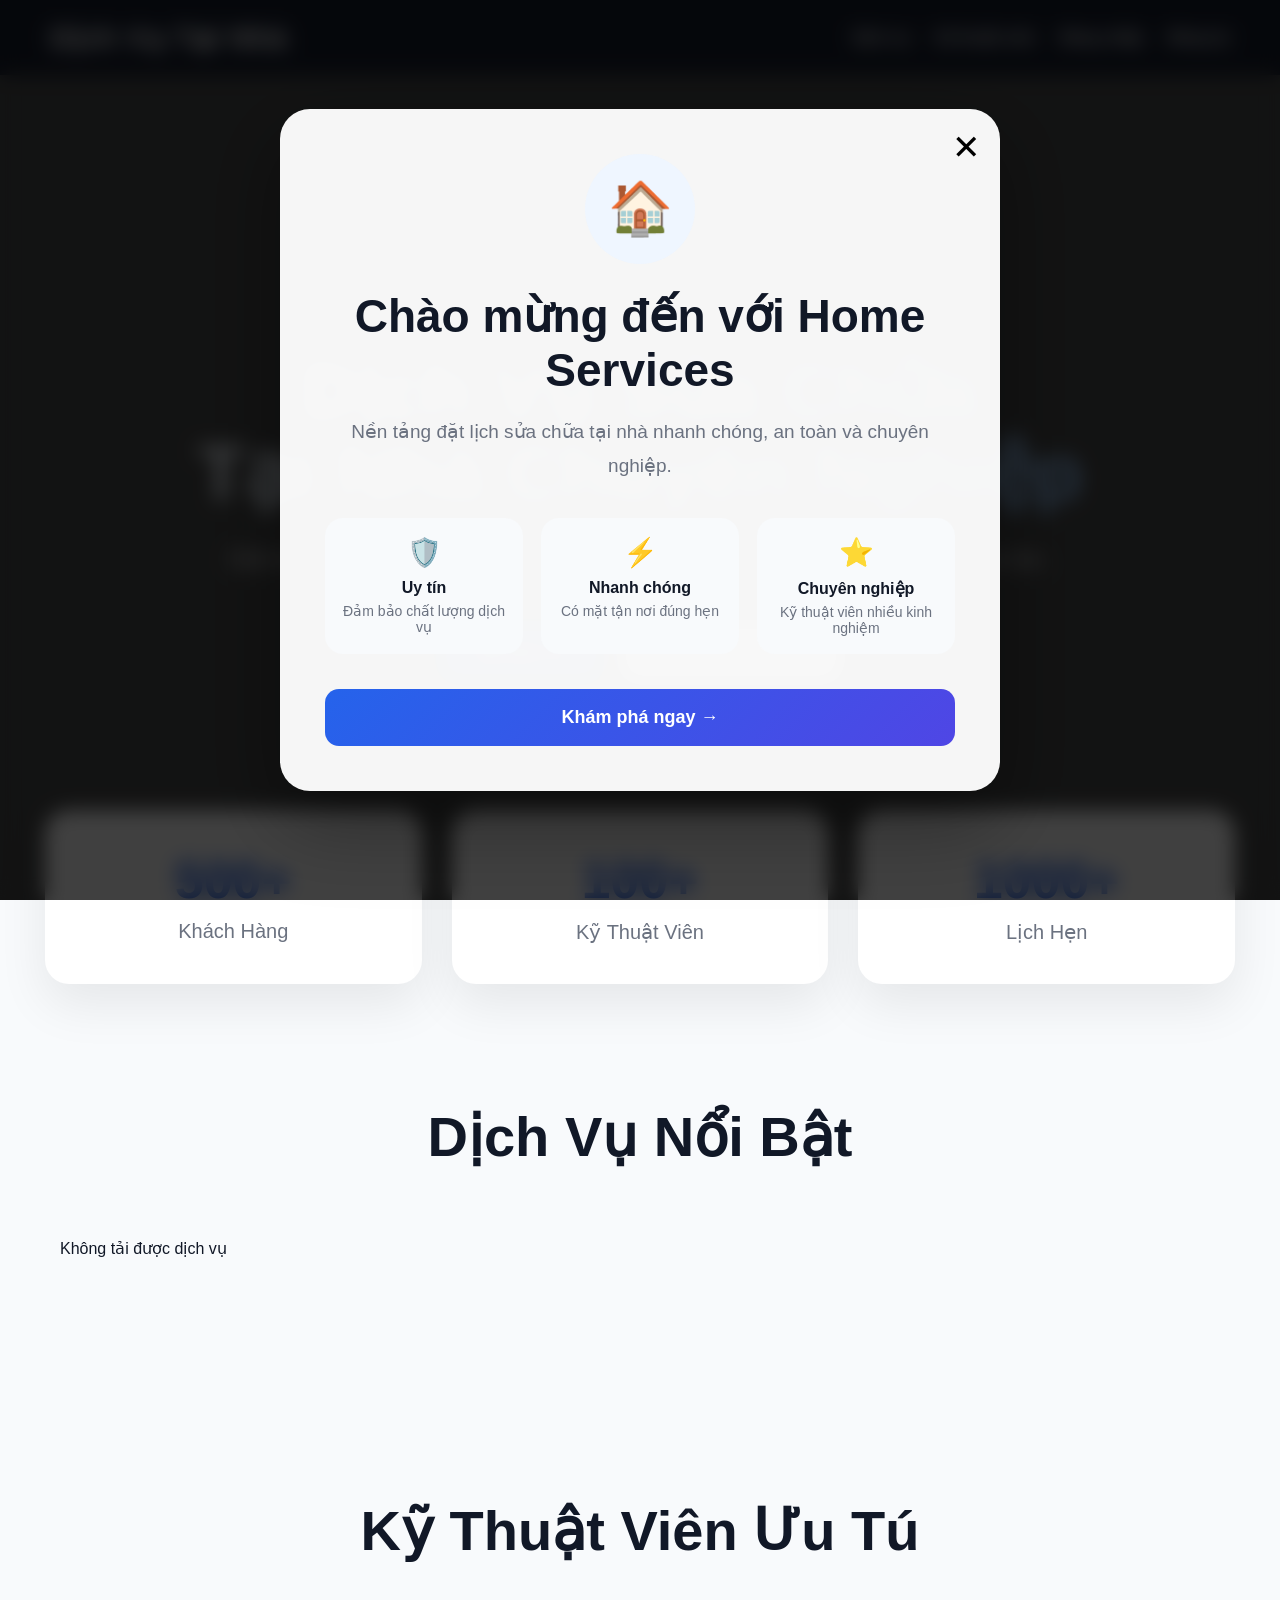
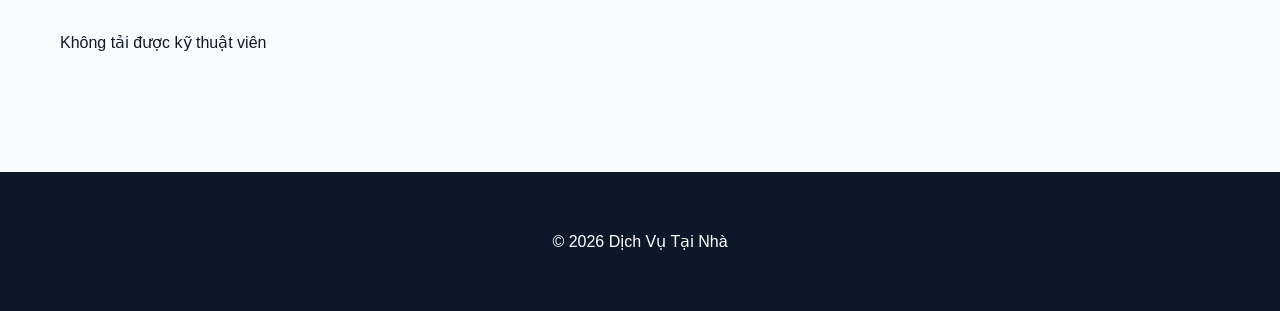
<file: index.html>
<!doctype html>
<html lang="vi">
  <head>
    <meta charset="UTF-8" />

    <meta name="viewport" content="width=device-width, initial-scale=1.0" />

    <title>Home Services</title>

    <link rel="stylesheet" href="./css/toast.css" />
    <link rel="stylesheet" href="./css/header.css" />
    <link rel="stylesheet" href="./css/home.css" />
  </head>

  <body>
    <!-- HEADER -->
    <div id="headerContainer"></div>

    <!-- POPUP CHÀO MỪNG -->

    <div class="welcome-modal" id="welcomeModal">
      <div class="welcome-modal-content">
        <button class="close-modal" id="closeModal">✕</button>

        <div class="modal-icon">🏠</div>

        <h2>Chào mừng đến với Home Services</h2>

        <p class="modal-desc">
          Nền tảng đặt lịch sửa chữa tại nhà nhanh chóng, an toàn và chuyên
          nghiệp.
        </p>

        <div class="modal-features">
          <div class="feature-item">
            <span>🛡️</span>

            <div>
              <h4>Uy tín</h4>

              <p>Đảm bảo chất lượng dịch vụ</p>
            </div>
          </div>

          <div class="feature-item">
            <span>⚡</span>

            <div>
              <h4>Nhanh chóng</h4>

              <p>Có mặt tận nơi đúng hẹn</p>
            </div>
          </div>

          <div class="feature-item">
            <span>⭐</span>

            <div>
              <h4>Chuyên nghiệp</h4>

              <p>Kỹ thuật viên nhiều kinh nghiệm</p>
            </div>
          </div>
        </div>

        <button class="explore-btn" id="exploreBtn">Khám phá ngay →</button>
      </div>
    </div>

    <!-- HERO -->

    <section class="hero">
      <div class="hero-content">
        <span class="hero-tag"> DỊCH VỤ TẠI NHÀ </span>

        <h1>
          Dịch Vụ Sửa Chữa
          <br />
          Tại Nhà Chuyên Nghiệp
        </h1>

        <p>
          Đặt lịch nhanh chóng, kỹ thuật viên uy tín, hỗ trợ tận nơi chỉ với vài
          thao tác.
        </p>

        <div class="hero-buttons">
          <a href="#services" class="btn-primary"> Đặt Dịch Vụ </a>

          <a href="#technicians" class="btn-secondary"> Xem Kỹ Thuật Viên </a>
        </div>
      </div>
    </section>

    <!-- STATS -->

    <section class="stats">
      <div class="stat-box">
        <h3>500+</h3>

        <p>Khách Hàng</p>
      </div>

      <div class="stat-box">
        <h3>100+</h3>

        <p>Kỹ Thuật Viên</p>
      </div>

      <div class="stat-box">
        <h3>1000+</h3>

        <p>Lịch Hẹn</p>
      </div>
    </section>

    <!-- SERVICES -->

    <section class="services" id="services">
      <h2>Dịch Vụ Nổi Bật</h2>

      <div class="service-list"></div>
    </section>

    <!-- TECHNICIANS -->

    <section class="technicians" id="technicians">
      <h2>Kỹ Thuật Viên Ưu Tú</h2>

      <div class="technician-list"></div>
    </section>

    <!-- FOOTER -->

    <footer>
      <p>© 2026 Dịch Vụ Tại Nhà</p>
    </footer>

    <!-- HEADER COMPONENT -->

    <script type="module">
      fetch("./components/header.html")
        .then((res) => res.text())

        .then((data) => {
          document.querySelector("#headerContainer").innerHTML = data;

          import("./js/components/header.js");
        });
    </script>

    <!-- MAIN JS -->

    <script type="module" src="./js/pages/home.js"></script>
  </body>
</html>
</file>
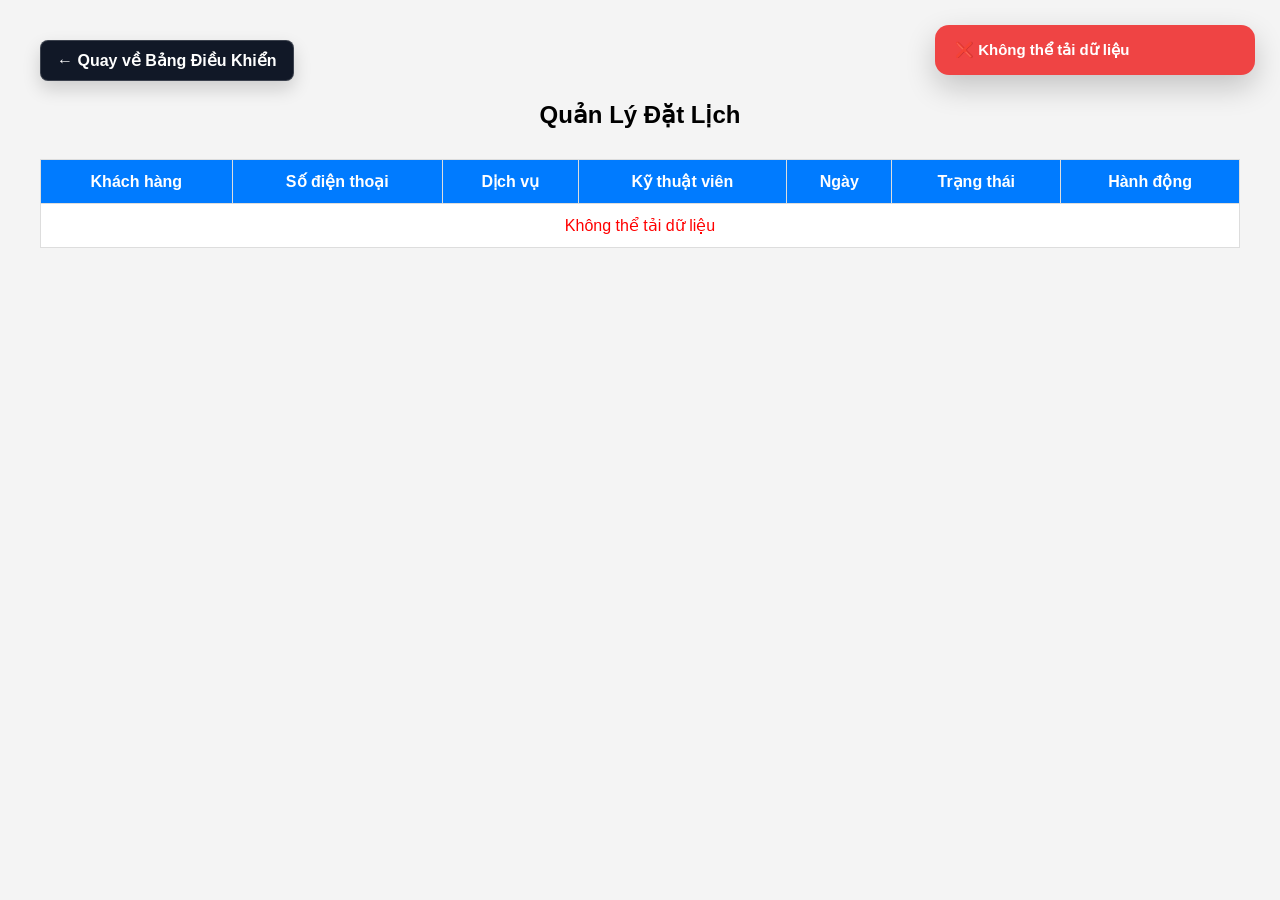
<file: admin/bookings.html>
<!doctype html>
<html lang="vi">
  <head>
    <meta charset="UTF-8" />

    <meta name="viewport" content="width=device-width, initial-scale=1.0" />

    <title>Quản Lý Booking</title>
    <link rel="stylesheet" href="../css/toast.css" />
    <link rel="stylesheet" href="../css/admin-bookings.css" />
  </head>

  <body>
    <section class="admin-bookings">
      <a class="back-btn" href="./dashboard.html">← Quay về Bảng Điều Khiển</a>
      <h1>Quản Lý Đặt Lịch</h1>

      <table>
        <thead>
          <tr>
            <th>Khách hàng</th>

            <th>Số điện thoại</th>

            <th>Dịch vụ</th>

            <th>Kỹ thuật viên</th>

            <th>Ngày</th>

            <th>Trạng thái</th>

            <th>Hành động</th>
          </tr>
        </thead>

        <tbody id="bookingTableBody"></tbody>
      </table>
    </section>

    <script type="module" src="../js/pages/admin-bookings.js"></script>
  </body>
</html>
</file>
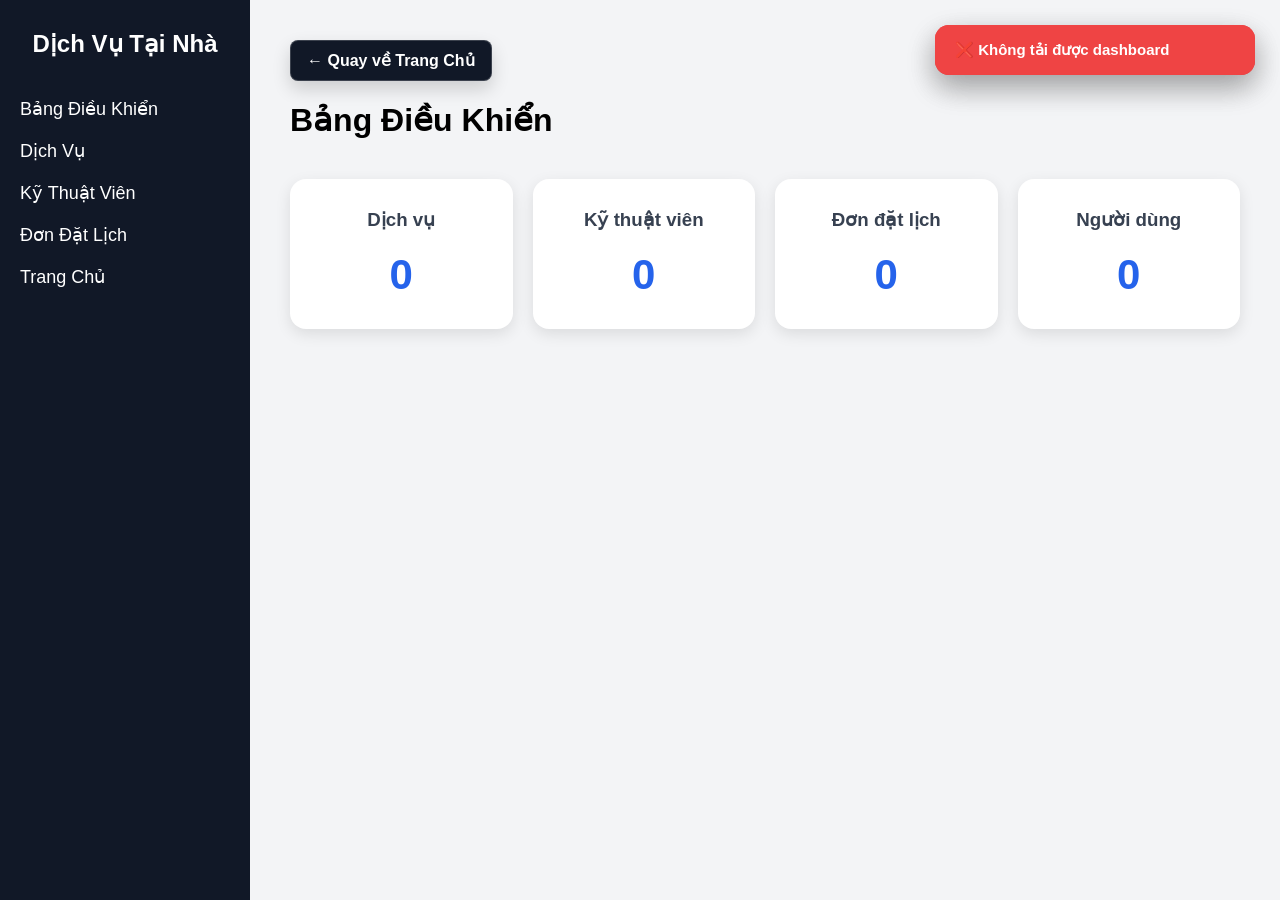
<file: admin/dashboard.html>
<!doctype html>
<html lang="vi">
  <head>
    <meta charset="UTF-8" />

    <meta name="viewport" content="width=device-width, initial-scale=1.0" />
    <link rel="stylesheet" href="../css/toast.css" />
    <title>Admin Dashboard</title>

    <link rel="stylesheet" href="../css/admin.css" />
  </head>

  <body>
    <!-- SIDEBAR -->

    <aside class="sidebar">
      <h2 class="logo">Dịch Vụ Tại Nhà</h2>

      <ul class="menu">
        <li>
          <a href="./dashboard.html"> Bảng Điều Khiển</a>
        </li>

        <li>
          <a href="./services.html"> Dịch Vụ </a>
        </li>

        <li>
          <a href="./technicians.html"> Kỹ Thuật Viên </a>
        </li>

        <li>
          <a href="./bookings.html"> Đơn Đặt Lịch </a>
        </li>

        <li>
          <a href="../index.html"> Trang Chủ </a>
        </li>
      </ul>
    </aside>

    <!-- MAIN -->

    <main class="main-content">
      <a class="back-btn" href="../index.html">← Quay về Trang Chủ</a>
      <h1>Bảng Điều Khiển</h1>

      <div class="dashboard-cards">
        <!-- SERVICES -->

        <div class="card">
          <h3>Dịch vụ</h3>

          <p id="totalServices">0</p>
        </div>

        <!-- TECHNICIANS -->

        <div class="card">
          <h3>Kỹ thuật viên</h3>

          <p id="totalTechnicians">0</p>
        </div>

        <!-- BOOKINGS -->

        <div class="card">
          <h3>Đơn đặt lịch</h3>

          <p id="totalBookings">0</p>
        </div>

        <!-- USERS -->

        <div class="card">
          <h3>Người dùng</h3>

          <p id="totalUsers">0</p>
        </div>
      </div>
    </main>

    <script type="module" src="../js/pages/admin.js"></script>
  </body>
</html>
</file>
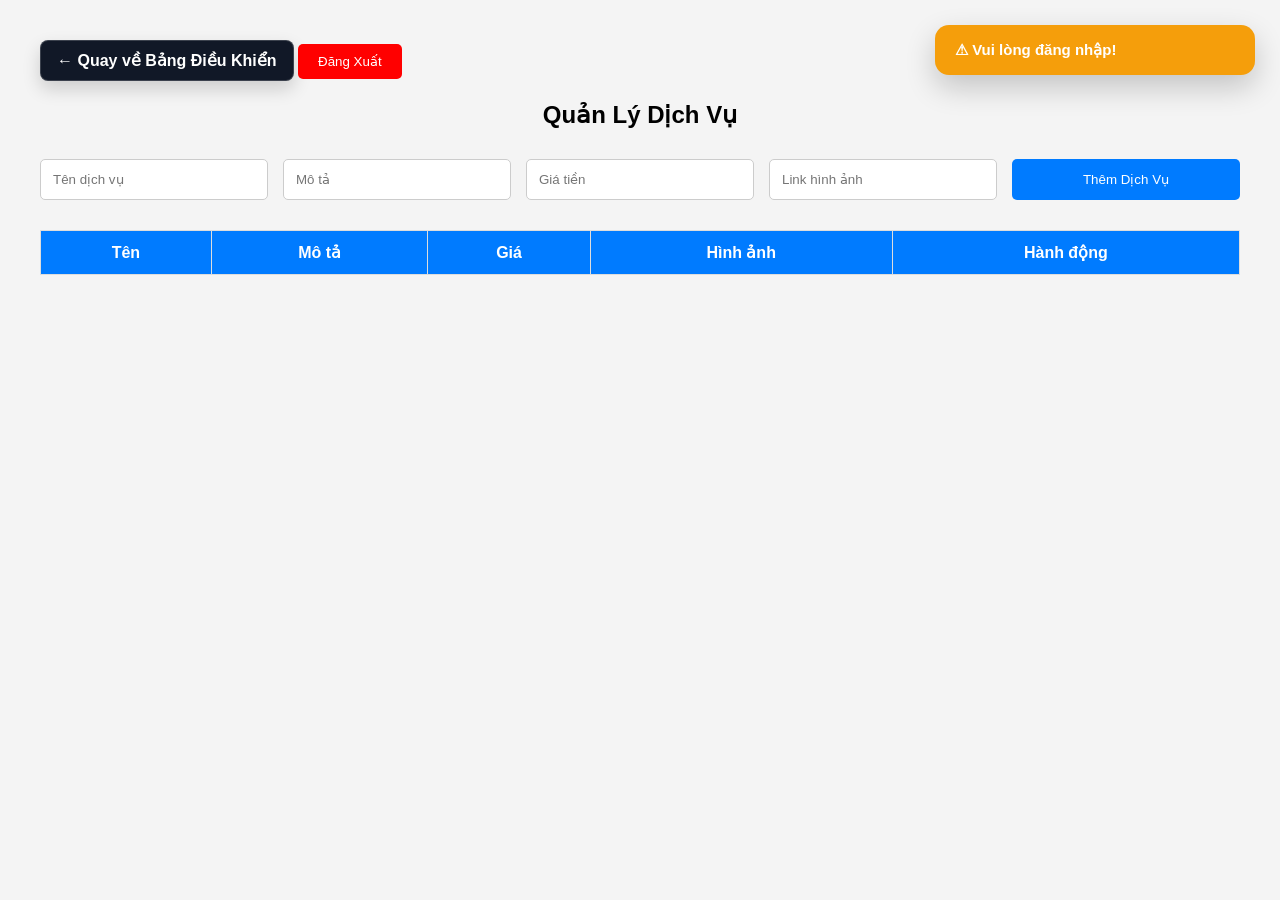
<file: admin/services.html>
<!doctype html>
<html lang="vi">
  <head>
    <meta charset="UTF-8" />

    <meta name="viewport" content="width=device-width, initial-scale=1.0" />

    <title>Quản Lý Dịch Vụ</title>

    <link rel="stylesheet" href="../css/admin-services.css" />
    <link rel="stylesheet" href="../css/toast.css" />
  </head>

  <body>
    <section class="admin-services">
      <a class="back-btn" href="./dashboard.html">← Quay về Bảng Điều Khiển</a>
      <button id="logoutBtn">Đăng Xuất</button>

      <h1>Quản Lý Dịch Vụ</h1>

      <form id="serviceForm">
        <input type="text" id="name" placeholder="Tên dịch vụ" required />

        <input type="text" id="description" placeholder="Mô tả" required />

        <input type="number" id="price" placeholder="Giá tiền" required />

        <input type="text" id="image" placeholder="Link hình ảnh" required />

        <button type="submit" id="submitBtn">Thêm Dịch Vụ</button>
      </form>

      <table>
        <thead>
          <tr>
            <th>Tên</th>

            <th>Mô tả</th>

            <th>Giá</th>

            <th>Hình ảnh</th>

            <th>Hành động</th>
          </tr>
        </thead>

        <tbody id="serviceTableBody"></tbody>
      </table>
    </section>

    <script type="module" src="../js/pages/admin-services.js"></script>
  </body>
</html>
</file>
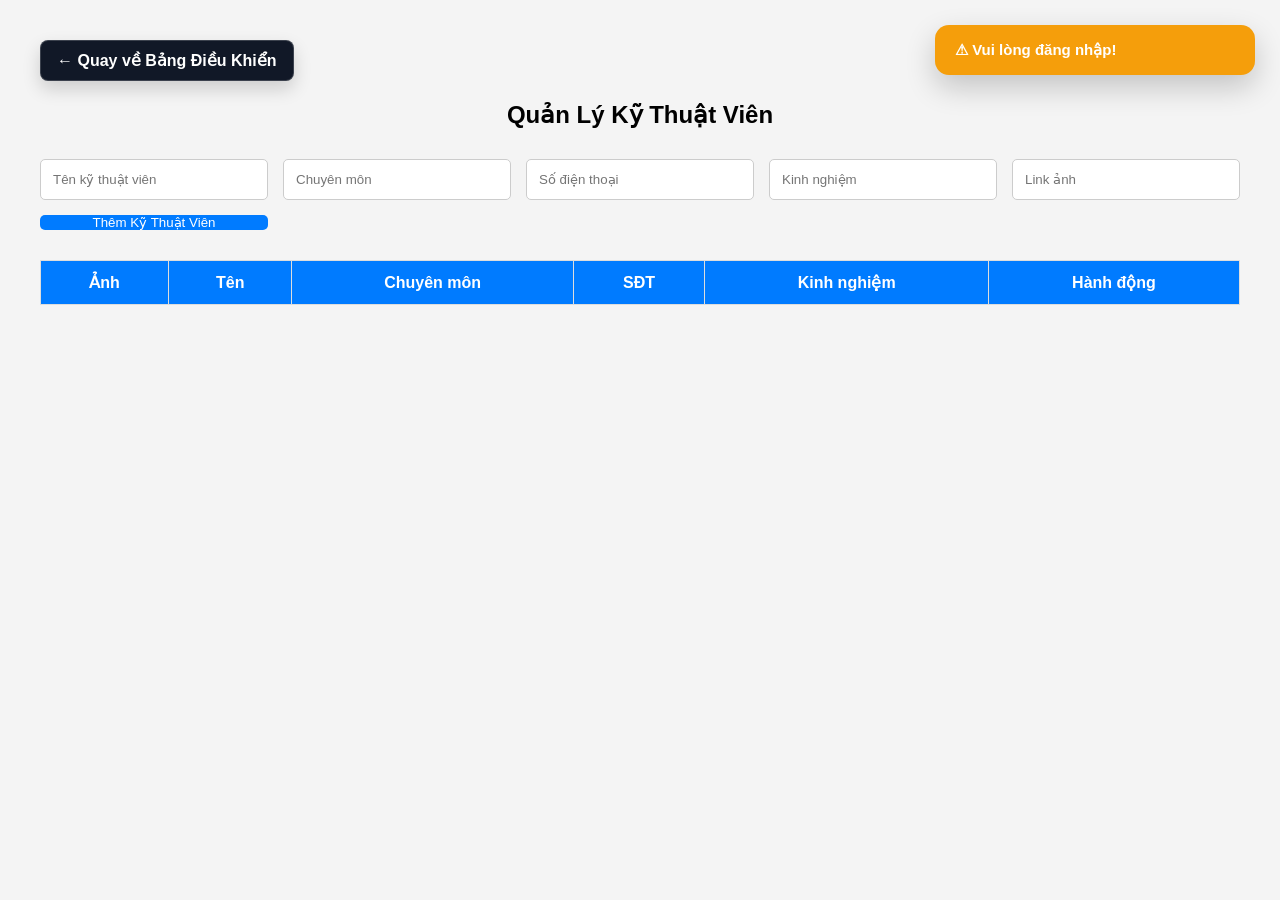
<file: admin/technicians.html>
<!doctype html>
<html lang="vi">
  <head>
    <meta charset="UTF-8" />

    <meta name="viewport" content="width=device-width, initial-scale=1.0" />

    <title>Quản Lý Kỹ Thuật Viên</title>

    <link rel="stylesheet" href="../css/admin-technicians.css" />
    <link rel="stylesheet" href="../css/toast.css" />
  </head>

  <body>
    <section class="admin-technicians">
      <a class="back-btn" href="./dashboard.html">← Quay về Bảng Điều Khiển</a>
      <h1>Quản Lý Kỹ Thuật Viên</h1>

      <form id="technicianForm">
        <input type="text" id="name" placeholder="Tên kỹ thuật viên" required />

        <input type="text" id="specialty" placeholder="Chuyên môn" required />

        <input type="text" id="phone" placeholder="Số điện thoại" required />

        <input
          type="number"
          id="experience"
          placeholder="Kinh nghiệm"
          required
        />

        <input type="text" id="avatar" placeholder="Link ảnh" required />

        <button type="submit">Thêm Kỹ Thuật Viên</button>
      </form>

      <table>
        <thead>
          <tr>
            <th>Ảnh</th>

            <th>Tên</th>

            <th>Chuyên môn</th>

            <th>SĐT</th>

            <th>Kinh nghiệm</th>

            <th>Hành động</th>
          </tr>
        </thead>

        <tbody id="technicianTableBody"></tbody>
      </table>
    </section>

    <script type="module" src="../js/pages/admin-technicians.js"></script>
  </body>
</html>
</file>
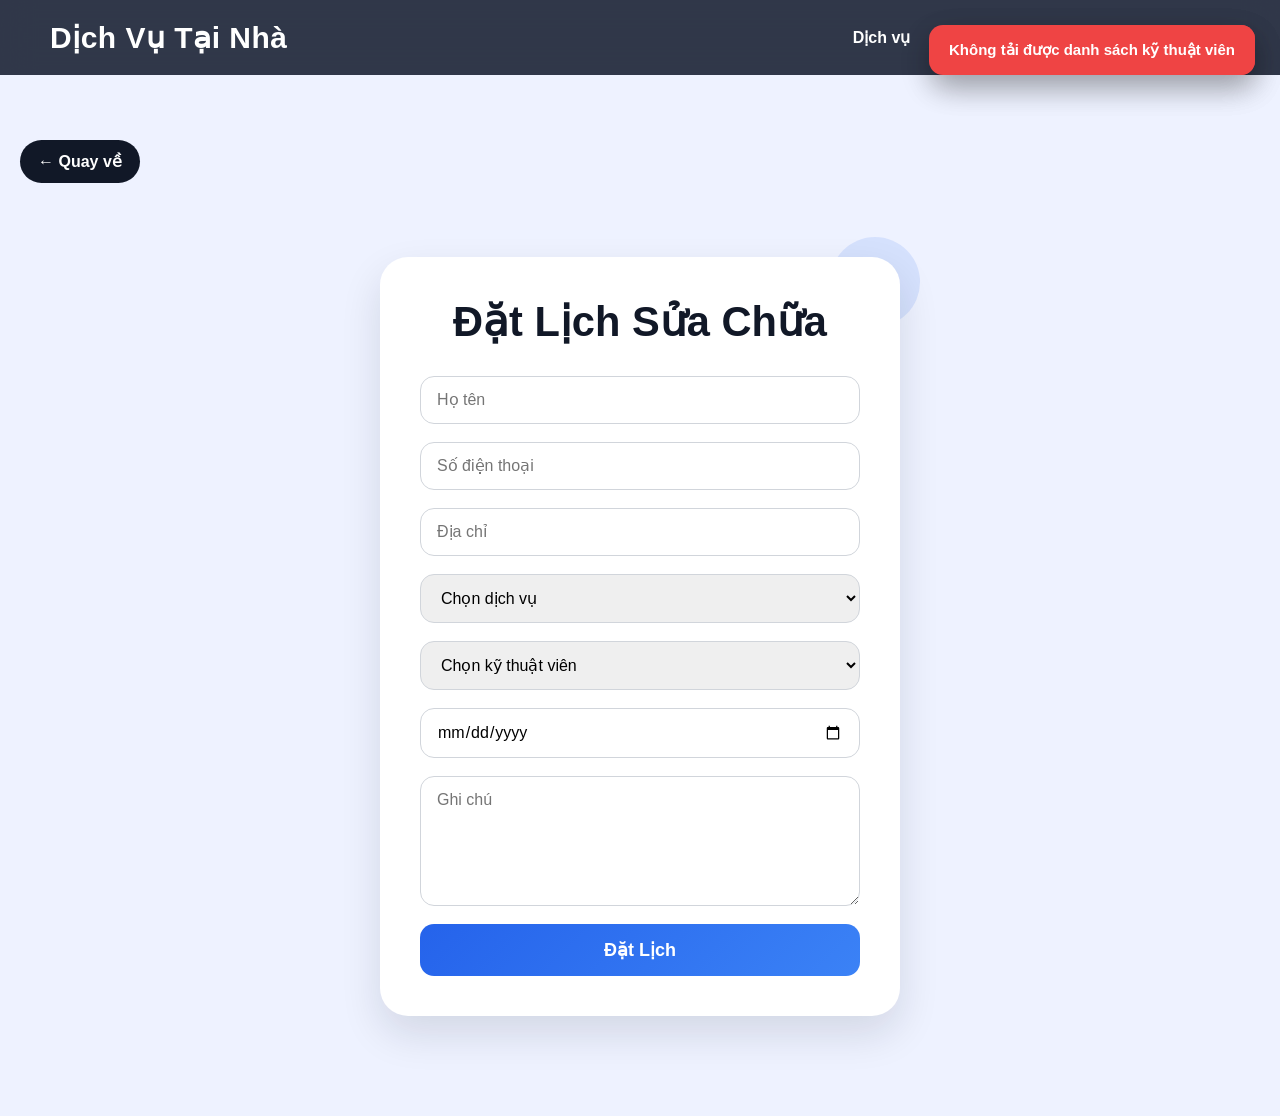
<file: pages/booking.html>
<!doctype html>
<html lang="vi">
  <head>
    <meta charset="UTF-8" />
    <meta name="viewport" content="width=device-width, initial-scale=1.0" />

    <title>Đặt Lịch</title>
    <link rel="stylesheet" href="../css/toast.css" />
    <link rel="stylesheet" href="../css/booking.css" />
    <link rel="stylesheet" href="../css/header.css" />
  </head>

  <body>
    <div id="headerContainer"></div>

    <a class="back-btn" href="../index.html"> ← Quay về </a>

    <div class="booking-container">
      <h1>Đặt Lịch Sửa Chữa</h1>

      <form id="bookingForm" class="booking-form">
        <input type="text" id="name" placeholder="Họ tên" required />

        <input type="text" id="phone" placeholder="Số điện thoại" required />

        <input type="text" id="address" placeholder="Địa chỉ" required />

        <select id="service" required>
          <option value="">Chọn dịch vụ</option>
        </select>

        <select id="technician" required>
          <option value="">Chọn kỹ thuật viên</option>
        </select>

        <input type="date" id="date" required />

        <textarea id="note" placeholder="Ghi chú"></textarea>

        <button type="submit">Đặt Lịch</button>
      </form>
    </div>

    <script type="module" src="../js/pages/booking.js"></script>

    <script type="module">
      fetch("../components/header.html")
        .then((res) => res.text())
        .then((data) => {
          document.querySelector("#headerContainer").innerHTML = data;
          import("../js/components/header.js");
        });
    </script>
  </body>
</html>
</file>
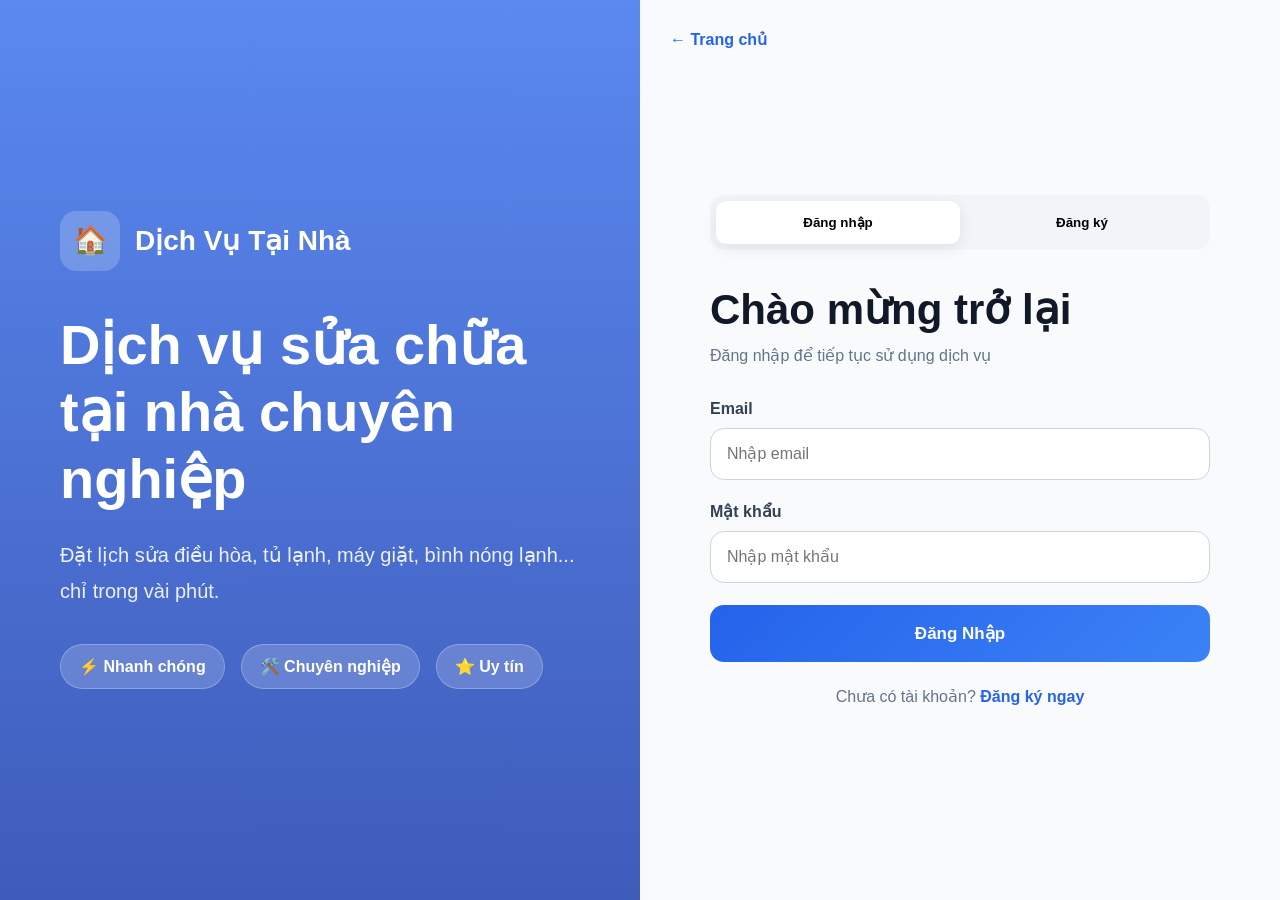
<file: pages/login.html>
<!doctype html>
<html lang="vi">
  <head>
    <meta charset="UTF-8" />

    <meta name="viewport" content="width=device-width, initial-scale=1.0" />

    <title>Đăng Nhập</title>

    <link rel="stylesheet" href="../css/toast.css" />

    <link rel="stylesheet" href="../css/login.css" />
  </head>

  <body>
    <div class="auth-container">
      <!-- LEFT -->
      <div class="auth-left">
        <div class="overlay"></div>

        <div class="auth-content">
          <div class="logo-box">
            <div class="logo-icon">🏠</div>

            <h2>Dịch Vụ Tại Nhà</h2>
          </div>

          <h1>
            Dịch vụ sửa chữa
            <br />
            tại nhà chuyên nghiệp
          </h1>

          <p>
            Đặt lịch sửa điều hòa, tủ lạnh, máy giặt, bình nóng lạnh... chỉ
            trong vài phút.
          </p>

          <div class="feature-list">
            <span> ⚡ Nhanh chóng </span>

            <span> 🛠️ Chuyên nghiệp </span>

            <span> ⭐ Uy tín </span>
          </div>
        </div>
      </div>

      <!-- RIGHT -->
      <div class="auth-right">
        <a class="back-btn" href="../index.html"> ← Trang chủ </a>

        <div class="auth-card">
          <div class="tabs">
            <button class="active">Đăng nhập</button>

            <button onclick="window.location.href = './register.html'">
              Đăng ký
            </button>
          </div>

          <h1>Chào mừng trở lại</h1>

          <p class="subtitle">Đăng nhập để tiếp tục sử dụng dịch vụ</p>

          <form id="loginForm">
            <div class="input-group">
              <label>Email</label>

              <input
                type="email"
                id="email"
                placeholder="Nhập email"
                required
              />
            </div>

            <div class="input-group">
              <label>Mật khẩu</label>

              <input
                type="password"
                id="password"
                placeholder="Nhập mật khẩu"
                required
              />
            </div>

            <button class="login-btn" type="submit">Đăng Nhập</button>
          </form>

          <p class="bottom-text">
            Chưa có tài khoản?

            <a href="./register.html"> Đăng ký ngay </a>
          </p>
        </div>
      </div>
    </div>

    <script type="module" src="../js/pages/login.js"></script>
  </body>
</html>
</file>
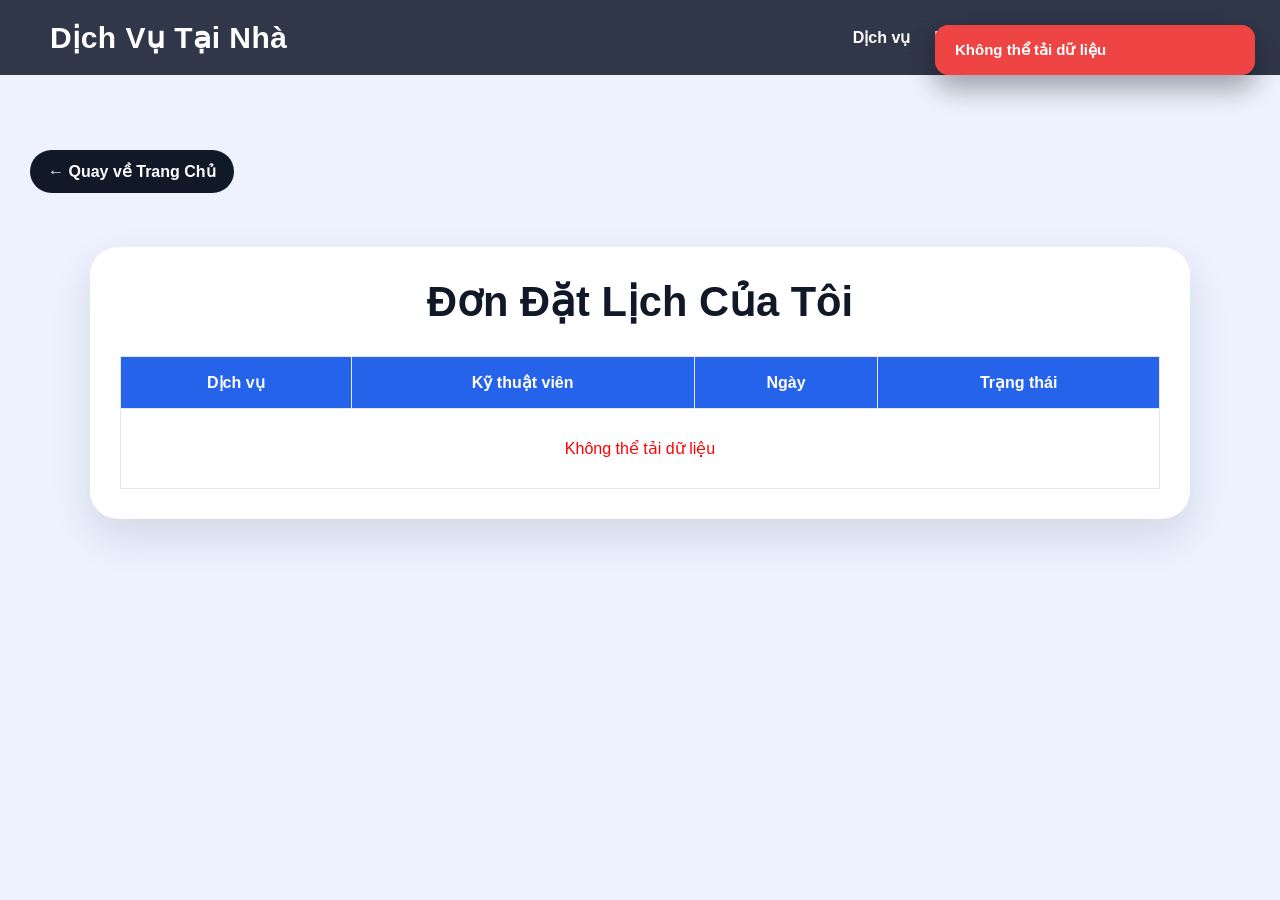
<file: pages/my-bookings.html>
<!doctype html>
<html lang="vi">
  <head>
    <meta charset="UTF-8" />
    <meta name="viewport" content="width=device-width, initial-scale=1.0" />

    <title>Đơn Đặt Lịch Của Tôi</title>

    <link rel="stylesheet" href="../css/style.css" />
    <link rel="stylesheet" href="../css/my-bookings.css" />
    <link rel="stylesheet" href="../css/header.css" />
    <link rel="stylesheet" href="../css/toast.css" />
  </head>

  <body>
    <div id="headerContainer"></div>

    <a class="back-btn" href="../index.html"> ← Quay về Trang Chủ </a>

    <section class="my-bookings">
      <h1>Đơn Đặt Lịch Của Tôi</h1>

      <table>
        <thead>
          <tr>
            <th>Dịch vụ</th>
            <th>Kỹ thuật viên</th>
            <th>Ngày</th>
            <th>Trạng thái</th>
          </tr>
        </thead>

        <tbody id="bookingTableBody"></tbody>
      </table>
    </section>

    <script type="module" src="../js/pages/my-bookings.js"></script>

    <script type="module">
      fetch("../components/header.html")
        .then((res) => res.text())
        .then((data) => {
          document.querySelector("#headerContainer").innerHTML = data;
          import("../js/components/header.js");
        });
    </script>
  </body>
</html>
</file>
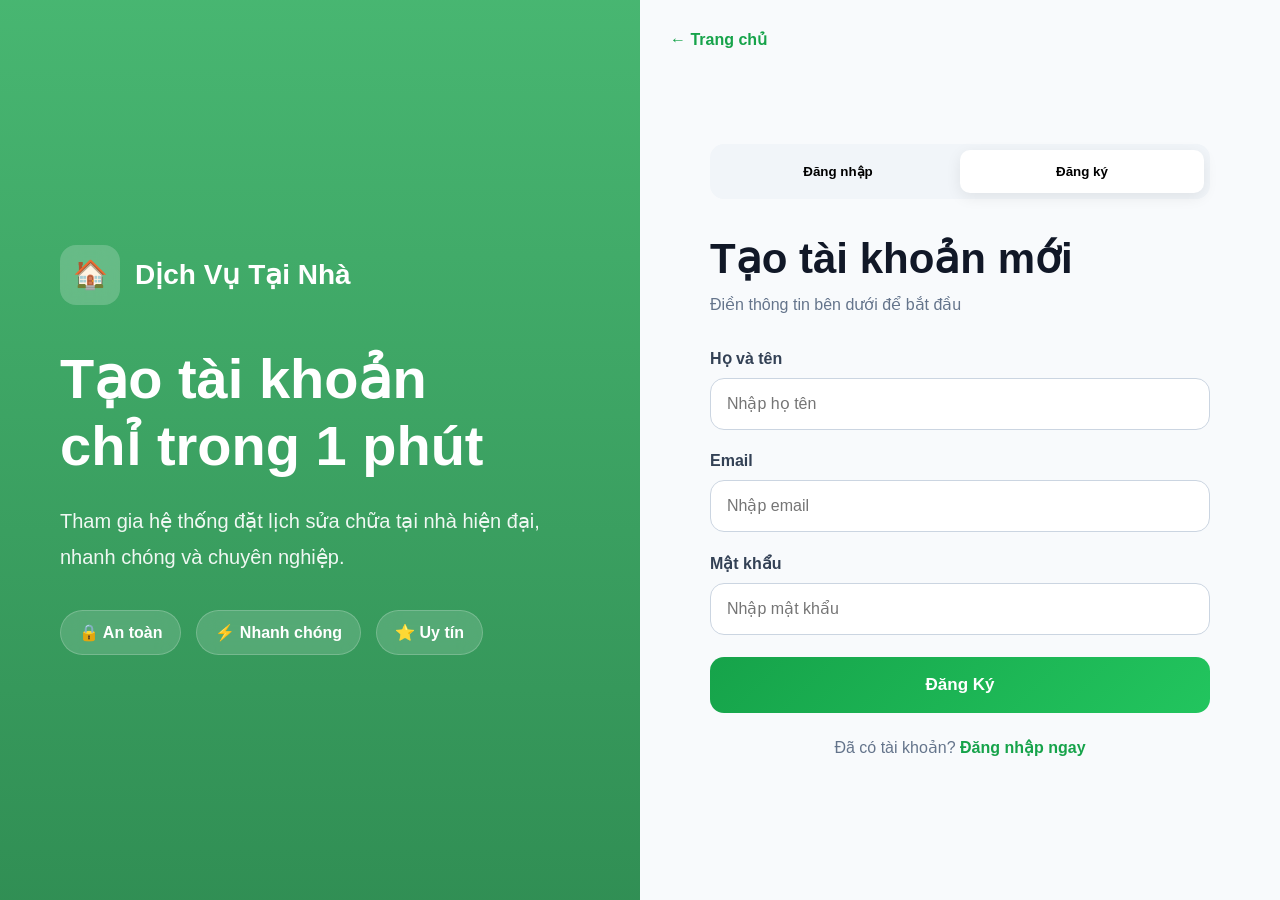
<file: pages/register.html>
<!doctype html>
<html lang="vi">
  <head>
    <meta charset="UTF-8" />

    <meta name="viewport" content="width=device-width, initial-scale=1.0" />

    <title>Đăng Ký</title>

    <link rel="stylesheet" href="../css/toast.css" />

    <link rel="stylesheet" href="../css/register.css" />
  </head>

  <body>
    <div class="auth-container">
      <!-- LEFT -->
      <div class="auth-left">
        <div class="auth-content">
          <div class="logo-box">
            <div class="logo-icon">🏠</div>

            <h2>Dịch Vụ Tại Nhà</h2>
          </div>

          <h1>
            Tạo tài khoản
            <br />
            chỉ trong 1 phút
          </h1>

          <p>
            Tham gia hệ thống đặt lịch sửa chữa tại nhà hiện đại, nhanh chóng và
            chuyên nghiệp.
          </p>

          <div class="feature-list">
            <span> 🔒 An toàn </span>

            <span> ⚡ Nhanh chóng </span>

            <span> ⭐ Uy tín </span>
          </div>
        </div>
      </div>

      <!-- RIGHT -->
      <div class="auth-right">
        <a class="back-btn" href="../index.html"> ← Trang chủ </a>

        <div class="auth-card">
          <div class="tabs">
            <button onclick="window.location.href = './login.html'">
              Đăng nhập
            </button>

            <button class="active">Đăng ký</button>
          </div>

          <h1>Tạo tài khoản mới</h1>

          <p class="subtitle">Điền thông tin bên dưới để bắt đầu</p>

          <form id="registerForm">
            <div class="input-group">
              <label>Họ và tên</label>

              <input type="text" id="name" placeholder="Nhập họ tên" required />
            </div>

            <div class="input-group">
              <label>Email</label>

              <input
                type="email"
                id="email"
                placeholder="Nhập email"
                required
              />
            </div>

            <div class="input-group">
              <label>Mật khẩu</label>

              <input
                type="password"
                id="password"
                placeholder="Nhập mật khẩu"
                required
              />
            </div>

            <button class="register-btn" type="submit">Đăng Ký</button>
          </form>

          <p class="bottom-text">
            Đã có tài khoản?

            <a href="./login.html"> Đăng nhập ngay </a>
          </p>
        </div>
      </div>
    </div>

    <script type="module" src="../js/pages/register.js"></script>
  </body>
</html>
</file>
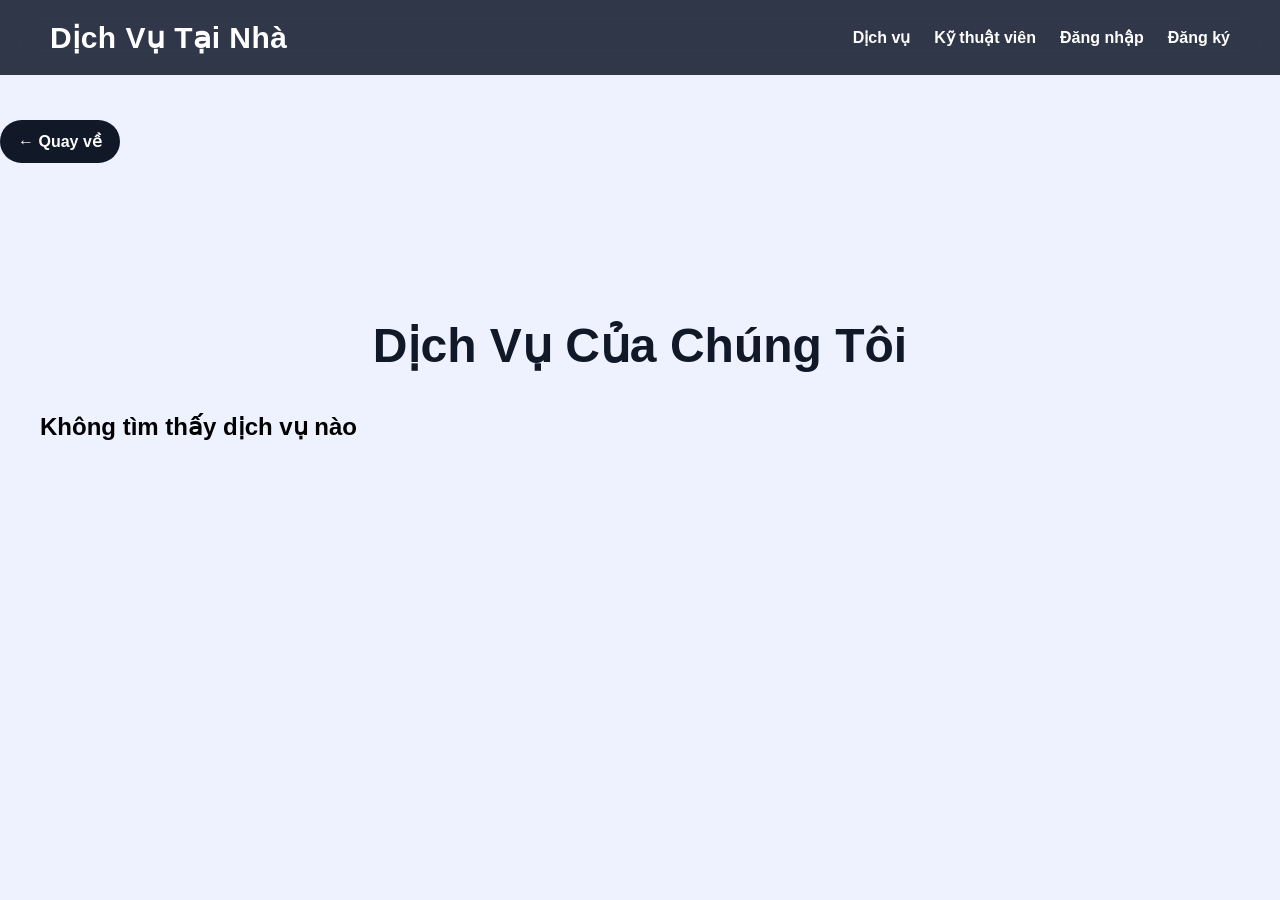
<file: pages/services.html>
<!doctype html>
<html lang="en">
  <head>
    <meta charset="UTF-8" />

    <meta name="viewport" content="width=device-width, initial-scale=1.0" />

    <title>Services</title>
    <link rel="stylesheet" href="../css/toast.css" />
    <link rel="stylesheet" href="../css/services.css" />
    <link rel="stylesheet" href="../css/header.css" />
  </head>

  <body>
    <div id="headerContainer"></div>

    <a class="back-btn" href="../index.html"> ← Quay về </a>

    <section class="services-section">
      <h1><h1>Dịch Vụ Của Chúng Tôi</h1></h1>

      <div id="servicesContainer" class="services-container"></div>
    </section>

    <script type="module" src="../js/pages/services.js"></script>

    <script type="module">
      fetch("../components/header.html")
        .then((res) => res.text())
        .then((data) => {
          document.querySelector("#headerContainer").innerHTML = data;
          import("../js/components/header.js");
        });
    </script>
  </body>
</html>
</file>
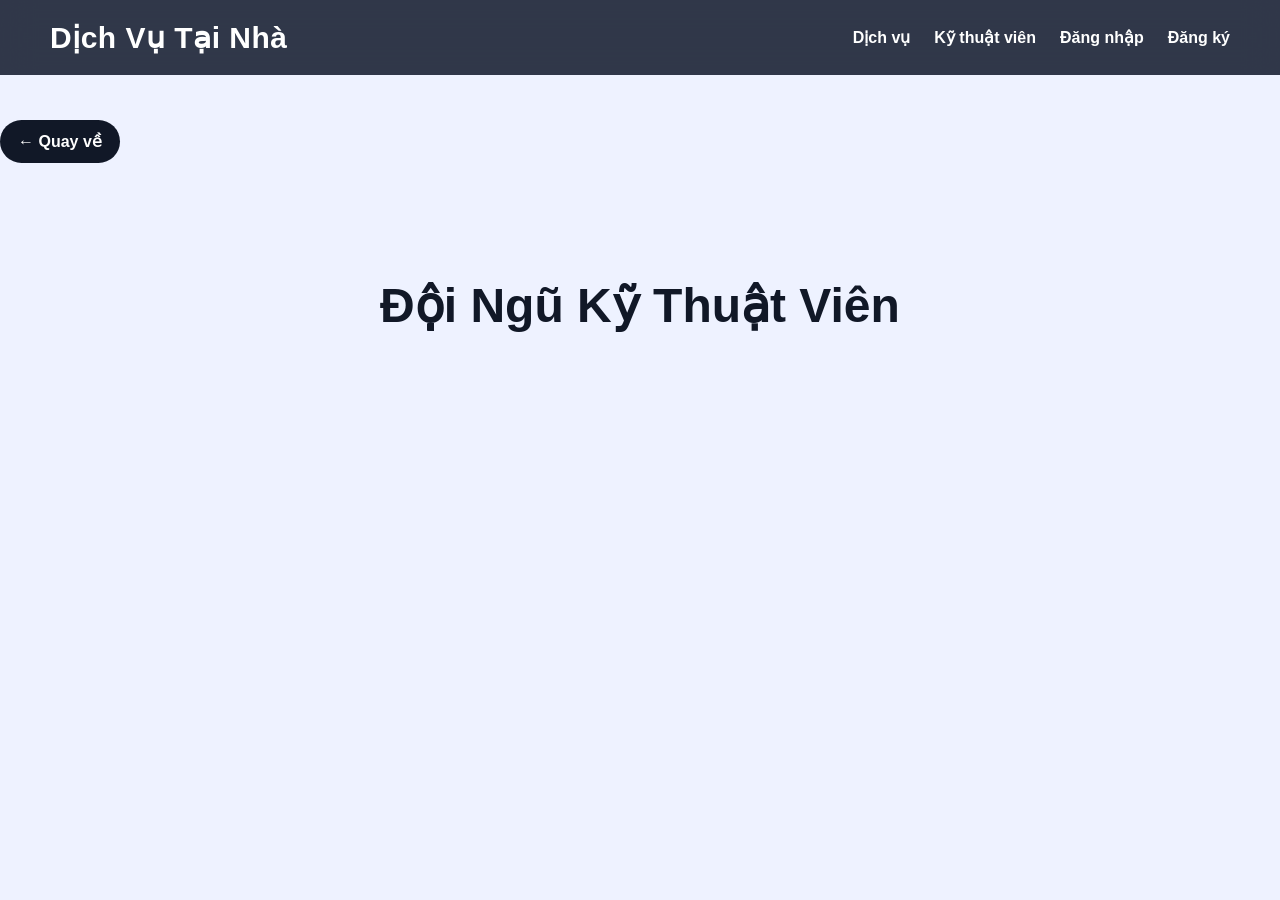
<file: pages/technicians.html>
<!doctype html>
<html lang="vi">
  <head>
    <meta charset="UTF-8" />

    <meta name="viewport" content="width=device-width, initial-scale=1.0" />

    <title>Kỹ Thuật Viên</title>
    <link rel="stylesheet" href="../css/toast.css" />
    <link rel="stylesheet" href="../css/technicians.css" />
    <link rel="stylesheet" href="../css/header.css" />
  </head>

  <body>
    <div id="headerContainer"></div>

    <a class="back-btn" href="../index.html"> ← Quay về </a>

    <section class="technicians-section">
      <h1>Đội Ngũ Kỹ Thuật Viên</h1>

      <div id="techniciansContainer" class="technicians-container"></div>
    </section>

    <script type="module" src="../js/pages/technicians.js"></script>

    <script type="module">
      fetch("../components/header.html")
        .then((res) => res.text())
        .then((data) => {
          document.querySelector("#headerContainer").innerHTML = data;

          import("../js/components/header.js");
        });
    </script>
  </body>
</html>
</file>
<file: css/toast.css>
.toast {
    position: fixed;
    top: 25px;
    right: 25px;

    min-width: 320px;
    max-width: 420px;

    padding: 16px 20px;

    border-radius: 14px;

    color: white;
    font-size: 15px;
    font-weight: 600;

    box-shadow: 0 12px 30px rgba(0, 0, 0, .2);

    z-index: 999999;

    transform: translateX(500px);

    opacity: 0;

    transition: all .4s ease;
}

.toast.show {
    transform: translateX(0);
    opacity: 1;
}

.toast.success {
    background: #22c55e;
}

.toast.error {
    background: #ef4444;
}

.toast.warning {
    background: #f59e0b;
}

.toast.info {
    background: #3b82f6;
}
</file>
<file: css/header.css>
* {
    margin: 0;
    padding: 0;
    box-sizing: border-box;
}

/* =========================
   HEADER
========================= */

.header {
    position: fixed;
    top: 0;
    left: 0;
    width: 100%;
    z-index: 1000;

    display: flex;
    justify-content: space-between;
    align-items: center;

    padding: 20px 50px;

    transition: all .35s ease;

    background: rgba(15, 23, 42, 0.85);
    backdrop-filter: blur(16px);
}

/* khi cuộn */

.header.scrolled {

    background: rgba(15, 23, 42, 0.75);

    backdrop-filter: blur(16px);

    box-shadow:
        0 10px 30px rgba(0, 0, 0, .18);

    border-bottom:
        1px solid rgba(255, 255, 255, .08);
}

/* =========================
   LOGO
========================= */

.logo {

    color: #ffffff;

    text-decoration: none;

    font-size: 30px;

    font-weight: 800;

    letter-spacing: .5px;

    transition: .3s;
}

.logo:hover {

    transform: translateY(-2px);
}

.logo,
.logo:visited,
.logo:active {

    color: white;

    text-decoration: none;
}

/* =========================
   MENU
========================= */

.nav-list {

    list-style: none;

    display: flex;

    align-items: center;

    gap: 24px;
}

.nav-list a {

    color: #ffffff;

    text-decoration: none;

    font-weight: 600;

    transition: .3s;
}

.nav-list a:hover {

    color: #60a5fa;
}

/* =========================
   USER
========================= */

.welcome-text {

    color: #bfdbfe;

    background:
        rgba(255, 255, 255, .08);

    padding: 10px 14px;

    border-radius: 999px;

    font-weight: 600;
}

/* =========================
   LOGOUT
========================= */

.logout-btn {

    border: none;

    background: #ef4444;

    color: white;

    padding: 10px 20px;

    border-radius: 999px;

    cursor: pointer;

    font-weight: 600;

    transition: .3s;
}

.logout-btn:hover {

    background: #dc2626;

    transform: translateY(-2px);
}

/* =========================
   BACK BUTTON
========================= */

.back-btn {

    display: inline-block;

    margin: 120px auto 24px;

    padding: 12px 18px;

    background: #111827;

    color: white;

    border-radius: 999px;

    text-decoration: none;

    font-weight: 700;
}

.back-btn:hover {

    background: #1f2937;
}

/* =========================
   MOBILE
========================= */

@media(max-width:768px) {

    .header {

        flex-direction: column;

        align-items: flex-start;

        padding: 16px 20px;
    }

    .logo {

        font-size: 24px;

        margin-bottom: 12px;
    }

    .nav-list {

        gap: 12px;

        flex-wrap: wrap;
    }

}
</file>
<file: css/home.css>
html {
    scroll-behavior: smooth;
}

* {
    margin: 0;
    padding: 0;
    box-sizing: border-box;
}

body {
    font-family: "Segoe UI", Arial, sans-serif;
    overflow-x: hidden;
    background: #f8fafc;
    color: #111827;
}

/* =================================
   HERO
================================= */

.hero {
    min-height: 100vh;

    background:
        linear-gradient(rgba(0, 0, 0, .70),
            rgba(0, 0, 0, .70)),
        url("https://images.unsplash.com/photo-1621905252507-b35492cc74b4?q=80&w=1974&auto=format&fit=crop");

    background-size: cover;
    background-position: center;

    display: flex;
    justify-content: center;
    align-items: center;

    text-align: center;

    padding: 180px 20px 120px;
}

.hero-content {
    max-width: 950px;
    color: white;
}

.hero-tag {
    display: inline-block;

    padding: 12px 24px;

    border-radius: 999px;

    background: rgba(255, 255, 255, .12);

    border: 1px solid rgba(255, 255, 255, .2);

    backdrop-filter: blur(10px);

    letter-spacing: 3px;

    font-size: 13px;

    margin-bottom: 30px;
}

.hero-content h1 {
    font-size: 78px;
    line-height: 1.05;
    margin-bottom: 25px;
    font-weight: 800;
}

.hero-content p {
    font-size: 24px;
    color: #e5e7eb;
    max-width: 850px;
    margin: auto;
    margin-bottom: 45px;
    line-height: 1.7;
}

.hero-buttons {
    display: flex;
    justify-content: center;
    gap: 20px;
    flex-wrap: wrap;
}

.btn-primary,
.btn-secondary {
    padding: 18px 36px;
    border-radius: 14px;
    text-decoration: none;
    font-weight: 700;
    transition: .3s;
}

.btn-primary {
    background: #2563eb;
    color: white;
}

.btn-primary:hover {
    transform: translateY(-4px);
    box-shadow: 0 10px 25px rgba(37, 99, 235, .4);
}

.btn-secondary {
    background: white;
    color: #111827;
}

.btn-secondary:hover {
    transform: translateY(-4px);
}

/* =================================
   STATS
================================= */

.stats {
    max-width: 1250px;

    margin: -90px auto 0;

    display: grid;

    grid-template-columns: repeat(3, 1fr);

    gap: 30px;

    padding: 0 30px;

    position: relative;
    z-index: 20;
}

.stat-box {
    background: white;

    border-radius: 24px;

    padding: 40px;

    text-align: center;

    box-shadow:
        0 20px 50px rgba(0, 0, 0, .08);

    transition: .3s;
}

.stat-box:hover {
    transform: translateY(-8px);
}

.stat-box h3 {
    font-size: 52px;
    color: #2563eb;
    margin-bottom: 10px;
}

.stat-box p {
    color: #6b7280;
    font-size: 20px;
}

/* =================================
   SECTION
================================= */

.services,
.technicians {
    padding: 120px 60px;
}

.services h2,
.technicians h2 {
    text-align: center;

    font-size: 56px;

    margin-bottom: 70px;

    color: #111827;

    font-weight: 800;
}

/* =================================
   GRID
================================= */

.service-list,
.technician-list {
    display: grid;

    grid-template-columns:
        repeat(auto-fit, minmax(320px, 1fr));

    gap: 35px;

    max-width: 1400px;

    margin: auto;
}

/* =================================
   CARD
================================= */

.service-card,
.technician-card {
    background: white;

    border-radius: 24px;

    overflow: hidden;

    box-shadow:
        0 10px 30px rgba(0, 0, 0, .08);

    transition: .35s;
}

.service-card:hover,
.technician-card:hover {
    transform: translateY(-12px);

    box-shadow:
        0 20px 50px rgba(0, 0, 0, .15);
}

.service-card img,
.technician-card img {
    width: 100%;
    height: 240px;
    object-fit: cover;
}

.service-card h3,
.technician-card h3 {
    padding: 25px 25px 10px;
    font-size: 24px;
}

.service-card p,
.technician-card p {
    padding: 0 25px 15px;
    color: #6b7280;
    line-height: 1.8;
}

.service-card span {
    display: block;

    padding: 0 25px 20px;

    font-size: 24px;

    font-weight: 800;

    color: #ef4444;
}

.book-btn {
    width: calc(100% - 50px);

    margin: 0 25px 25px;

    padding: 15px;

    border: none;

    border-radius: 12px;

    background: #2563eb;

    color: white;

    font-weight: 700;

    cursor: pointer;

    transition: .3s;
}

.book-btn:hover {
    background: #1d4ed8;
}

/* =================================
   FOOTER
================================= */

footer {
    background: #0f172a;
    color: white;
    text-align: center;
    padding: 60px;
}

/* =================================
   MODERN WELCOME MODAL
================================= */

.welcome-modal {
    position: fixed;
    inset: 0;
    display: none;
    justify-content: center;
    align-items: center;
    background: rgba(0, 0, 0, .75);
    backdrop-filter: blur(10px);
    z-index: 99999;
    animation: fadeIn .4s ease;
}

.welcome-modal-content {
    width: 720px;
    max-width: 92%;
    background: rgba(255, 255, 255, .96);
    border-radius: 30px;
    padding: 45px;
    text-align: center;
    position: relative;
    box-shadow: 0 30px 80px rgba(0, 0, 0, .35);
    animation: modalShow .45s ease;
}

.modal-icon {
    width: 110px;
    height: 110px;
    border-radius: 50%;
    margin: 0 auto 25px;
    display: flex;
    justify-content: center;
    align-items: center;
    background: #eff6ff;
    font-size: 52px;
}

.welcome-modal-content h2 {
    font-size: 46px;
    font-weight: 800;
    color: #111827;
    margin-bottom: 18px;
}

.modal-desc {
    font-size: 19px;
    color: #6b7280;
    line-height: 1.8;
    margin-bottom: 35px;
}

.modal-features {
    display: grid;
    grid-template-columns: repeat(3, 1fr);
    gap: 18px;
    margin-bottom: 35px;
}

.feature-item {
    background: #f8fafc;
    border-radius: 18px;
    padding: 18px;
    transition: .3s;
}

.feature-item:hover {
    transform: translateY(-4px);
    background: #eff6ff;
}

.feature-item span {
    font-size: 28px;
    display: block;
    margin-bottom: 10px;
}

.feature-item h4 {
    margin-bottom: 6px;
    color: #111827;
}

.feature-item p {
    color: #6b7280;
    font-size: 14px;
}

.close-modal {
    position: absolute;
    top: 18px;
    right: 20px;
    border: none;
    background: none;
    font-size: 34px;
    cursor: pointer;
}

.explore-btn {
    width: 100%;
    padding: 18px;
    border: none;
    border-radius: 14px;
    background: linear-gradient(135deg, #2563eb, #4f46e5);
    color: white;
    font-size: 18px;
    font-weight: 700;
    cursor: pointer;
}

.explore-btn:hover {
    transform: translateY(-3px);
}

@keyframes modalShow {
    from {
        opacity: 0;
        transform: translateY(40px) scale(.92);
    }

    to {
        opacity: 1;
        transform: translateY(0) scale(1);
    }
}

@keyframes fadeIn {
    from {
        opacity: 0;
    }

    to {
        opacity: 1;
    }
}

/* =================================
   MOBILE
================================= */

@media(max-width:768px) {

    .hero-content h1 {
        font-size: 46px;
    }

    .hero-content p {
        font-size: 18px;
    }

    .stats {
        grid-template-columns: 1fr;
        margin-top: -50px;
    }

    .services,
    .technicians {
        padding: 80px 20px;
    }

    .services h2,
    .technicians h2 {
        font-size: 36px;
    }

    .modal-features {
        grid-template-columns: 1fr;
    }

    .welcome-modal-content {
        padding: 30px 20px;
    }

    .welcome-modal-content h2 {
        font-size: 32px;
    }
}

.hero-content h1 {
    font-size: 78px;
    line-height: 1.05;
    margin-bottom: 25px;
    font-weight: 800;

    background: linear-gradient(135deg,
            #ffffff,
            #93c5fd);

    -webkit-background-clip: text;
    -webkit-text-fill-color: transparent;
}

.service-card {
    position: relative;
}

.service-card::before {
    content: "HOT";
    position: absolute;
    top: 15px;
    right: 15px;
    background: #ef4444;
    color: white;
    padding: 6px 12px;
    border-radius: 999px;
    font-size: 12px;
    font-weight: bold;
}
</file>
<file: css/admin-bookings.css>
* {
    margin: 0;
    padding: 0;
    box-sizing: border-box;
}

body {
    font-family: Arial;
    background: #f4f4f4;
}

.back-btn {
    display: inline-block;
    margin-bottom: 20px;
    padding: 10px 16px;
    background: #111827;
    color: #ffffff;
    text-decoration: none;
    border-radius: 8px;
    border: 1px solid rgba(255, 255, 255, 0.18);
    box-shadow: 0 8px 18px rgba(0, 0, 0, 0.16);
    font-weight: 600;
    transition: background 0.2s ease, transform 0.2s ease;
}

.back-btn:hover {
    background: #1f2937;
    transform: translateY(-1px);
}

.admin-bookings {
    padding: 40px;
}

.admin-bookings h1 {
    text-align: center;
    margin-bottom: 30px;
}

table {
    width: 100%;

    border-collapse: collapse;

    background: white;
}

th,
td {
    border: 1px solid #ddd;

    padding: 12px;

    text-align: center;
}

th {
    background: #007bff;

    color: white;
}

.status {
    padding: 6px 12px;
    border-radius: 20px;
    color: white;
    font-weight: bold;
    display: inline-block;
}

.pending {
    background: #ff9800;
    color: white;
}

.confirm {
    background: #2196f3;
    color: white;
}

.done {
    background: #4caf50;
    color: white;
}

button {
    padding: 8px 12px;

    border: none;

    cursor: pointer;

    border-radius: 5px;

    color: white;
}

.delete-btn {
    background: red;
}

.status-btn {
    background: green;
}

.confirm-btn {
    background: #ffc107;
    color: #333;
    font-weight: 600;
    margin-right: 8px;
}

.confirm-btn:hover {
    background: #e0a800;
    color: white;
}

.done-btn {
    background: #28a745;
    font-weight: 600;
}

.done-btn:hover {
    background: #218838;
}

button:active {
    transform: scale(0.98);
}
</file>
<file: css/admin.css>
* {
    margin: 0;
    padding: 0;
    box-sizing: border-box;
    font-family: Arial;
}

body {
    display: flex;
    background: #f3f4f6;
    min-height: 100vh;
}

.back-btn {
    display: inline-block;
    margin-bottom: 20px;
    padding: 10px 16px;
    background: #111827;
    color: #ffffff;
    text-decoration: none;
    border-radius: 8px;
    border: 1px solid rgba(255, 255, 255, 0.18);
    box-shadow: 0 8px 18px rgba(0, 0, 0, 0.16);
    font-weight: 600;
    transition: background 0.2s ease, transform 0.2s ease;
}

.back-btn:hover {
    background: #1f2937;
    transform: translateY(-1px);
}


/* SIDEBAR */

.sidebar {
    width: 250px;
    background: #111827;
    color: white;
    padding: 30px 20px;
}

.logo {
    text-align: center;
    margin-bottom: 40px;
}

.menu {
    list-style: none;
}

.menu li {
    margin-bottom: 20px;
}

.menu a {
    color: white;
    text-decoration: none;
    font-size: 18px;
    transition: 0.3s;
}

.menu a:hover {
    color: #60a5fa;
}


/* MAIN */

.main-content {
    flex: 1;
    padding: 40px;
}

.main-content h1 {
    margin-bottom: 40px;
}


/* CARDS */

.dashboard-cards {
    display: grid;

    grid-template-columns:
        repeat(auto-fit, minmax(220px, 1fr));

    gap: 20px;
}

.card {
    background: white;

    padding: 30px;

    border-radius: 16px;

    box-shadow:
        0 5px 15px rgba(0, 0, 0, 0.1);

    text-align: center;
}

.card h3 {
    margin-bottom: 20px;

    color: #374151;
}

.card p {
    font-size: 42px;

    color: #2563eb;

    font-weight: bold;
}
</file>
<file: css/admin-services.css>
* {
    margin: 0;
    padding: 0;
    box-sizing: border-box;
}

body {
    font-family: Arial;
    background: #f4f4f4;
}

.back-btn {
    display: inline-block;
    margin-bottom: 20px;
    padding: 10px 16px;
    background: #111827;
    color: #ffffff;
    text-decoration: none;
    border-radius: 8px;
    border: 1px solid rgba(255, 255, 255, 0.18);
    box-shadow: 0 8px 18px rgba(0, 0, 0, 0.16);
    font-weight: 600;
    transition: background 0.2s ease, transform 0.2s ease;
}

.back-btn:hover {
    background: #1f2937;
    transform: translateY(-1px);
}

.admin-services {
    padding: 40px;
}

.admin-services h1 {
    text-align: center;
    margin-bottom: 30px;
}

#serviceForm {
    display: grid;

    grid-template-columns:
        repeat(auto-fit, minmax(200px, 1fr));

    gap: 15px;

    margin-bottom: 30px;
}

#serviceForm input {
    padding: 12px;

    border: 1px solid #ccc;

    border-radius: 5px;
}

#serviceForm button {
    background: #007bff;

    color: white;

    border: none;

    border-radius: 5px;

    cursor: pointer;
}

table {
    width: 100%;

    background: white;

    border-collapse: collapse;
}

th,
td {
    border: 1px solid #ddd;

    padding: 12px;

    text-align: center;
}

th {
    background: #007bff;

    color: white;
}

td img {
    width: 80px;

    height: 60px;

    object-fit: cover;

    border-radius: 5px;
}

.delete-btn {
    background: red;

    color: white;

    border: none;

    padding: 8px 12px;

    border-radius: 5px;

    cursor: pointer;
}

.edit-btn {
    background: orange;

    color: white;

    border: none;

    padding: 8px 12px;

    border-radius: 5px;

    cursor: pointer;

    margin-right: 10px;
}

#logoutBtn {

    background: red;

    color: white;

    border: none;

    padding: 10px 20px;

    border-radius: 5px;

    cursor: pointer;

    margin-bottom: 20px;
}
</file>
<file: css/admin-technicians.css>
* {
    margin: 0;
    padding: 0;
    box-sizing: border-box;
}

body {
    font-family: Arial;
    background: #f4f4f4;
}

.back-btn {
    display: inline-block;
    margin-bottom: 20px;
    padding: 10px 16px;
    background: #111827;
    color: #ffffff;
    text-decoration: none;
    border-radius: 8px;
    border: 1px solid rgba(255, 255, 255, 0.18);
    box-shadow: 0 8px 18px rgba(0, 0, 0, 0.16);
    font-weight: 600;
    transition: background 0.2s ease, transform 0.2s ease;
}

.back-btn:hover {
    background: #1f2937;
    transform: translateY(-1px);
}

.admin-technicians {
    padding: 40px;
}

.admin-technicians h1 {
    text-align: center;
    margin-bottom: 30px;
}

#technicianForm {
    display: grid;

    grid-template-columns:
        repeat(auto-fit, minmax(200px, 1fr));

    gap: 15px;

    margin-bottom: 30px;
}

#technicianForm input {
    padding: 12px;

    border: 1px solid #ccc;

    border-radius: 5px;
}

#technicianForm button {
    background: #007bff;

    color: white;

    border: none;

    border-radius: 5px;

    cursor: pointer;
}

table {
    width: 100%;

    background: white;

    border-collapse: collapse;
}

th,
td {
    border: 1px solid #ddd;

    padding: 12px;

    text-align: center;
}

th {
    background: #007bff;

    color: white;
}

td img {
    width: 70px;

    height: 70px;

    object-fit: cover;

    border-radius: 50%;
}

.delete-btn {
    background: red;

    color: white;

    border: none;

    padding: 8px 12px;

    border-radius: 5px;

    cursor: pointer;
}
</file>
<file: css/booking.css>
* {
    margin: 0;
    padding: 0;
    box-sizing: border-box;
    font-family: Arial, Helvetica, sans-serif;
}

body {
    background: #eef2ff;
    padding: 20px;
}

.booking-container {
    width: 100%;
    max-width: 520px;
    margin: 50px auto 80px;
    background: white;
    padding: 40px;
    border-radius: 28px;
    box-shadow: 0 18px 40px rgba(15, 23, 42, 0.12);
    position: relative;
}

.booking-container::before {
    content: "";
    position: absolute;
    top: -20px;
    right: -20px;
    width: 90px;
    height: 90px;
    background: rgba(37, 99, 235, 0.12);
    border-radius: 50%;
    z-index: -1;
}

.booking-container h1 {
    text-align: center;
    margin-bottom: 30px;
    font-size: 2.6rem;
    color: #111827;
}

.booking-form {
    display: flex;
    flex-direction: column;
    gap: 18px;
}

.booking-form input,
.booking-form select,
.booking-form textarea {
    width: 100%;
    padding: 14px 16px;
    border: 1px solid #d1d5db;
    border-radius: 14px;
    font-size: 16px;
    transition: border-color 0.25s ease, box-shadow 0.25s ease;
}

.booking-form input:focus,
.booking-form select:focus,
.booking-form textarea:focus {
    border-color: #2563eb;
    box-shadow: 0 0 0 4px rgba(37, 99, 235, 0.1);
    outline: none;
}

.booking-form textarea {
    min-height: 130px;
    resize: vertical;
}

.booking-form button {
    padding: 15px;
    border: none;
    background: linear-gradient(135deg, #2563eb, #3b82f6);
    color: white;
    font-size: 18px;
    border-radius: 14px;
    cursor: pointer;
    font-weight: 700;
    transition: transform 0.25s ease, box-shadow 0.25s ease;
}

.booking-form button:hover {
    transform: translateY(-2px);
    box-shadow: 0 16px 30px rgba(37, 99, 235, 0.24);
}

@media (max-width: 600px) {
    .booking-container {
        margin-top: 100px;
        padding: 30px;
    }
}
</file>
<file: css/login.css>
* {
    margin: 0;
    padding: 0;
    box-sizing: border-box;
}

body {
    font-family: "Segoe UI", sans-serif;
    min-height: 100vh;
    background: #f8fafc;
}

/* =========================
   CONTAINER
========================= */

.auth-container {
    display: grid;
    grid-template-columns: 1fr 1fr;
    min-height: 100vh;
}

/* =========================
   LEFT SIDE
========================= */

.auth-left {
    position: relative;

    background:
        linear-gradient(rgba(37, 99, 235, .75),
            rgba(30, 64, 175, .85)),
        url("https://images.unsplash.com/photo-1558618666-fcd25c85cd64?q=80&w=1974&auto=format&fit=crop");

    background-size: cover;
    background-position: center;

    display: flex;
    align-items: center;
    justify-content: center;

    padding: 60px;

    overflow: hidden;
}

.auth-content {
    position: relative;
    z-index: 2;
    color: white;
    max-width: 550px;
}

.logo-box {
    display: flex;
    align-items: center;
    gap: 15px;
    margin-bottom: 40px;
}

.logo-icon {
    width: 60px;
    height: 60px;

    border-radius: 16px;

    background: rgba(255, 255, 255, .2);

    display: flex;
    justify-content: center;
    align-items: center;

    font-size: 28px;

    backdrop-filter: blur(12px);
}

.logo-box h2 {
    font-size: 28px;
}

.auth-content h1 {
    font-size: 56px;
    line-height: 1.2;
    margin-bottom: 25px;
}

.auth-content p {
    font-size: 20px;
    line-height: 1.8;
    color: rgba(255, 255, 255, .9);
    margin-bottom: 35px;
}

.feature-list {
    display: flex;
    gap: 16px;
    flex-wrap: wrap;
}

.feature-list span {
    background: rgba(255, 255, 255, .18);

    border: 1px solid rgba(255, 255, 255, .25);

    padding: 12px 18px;

    border-radius: 999px;

    backdrop-filter: blur(10px);

    font-weight: 600;
}

/* =========================
   RIGHT SIDE
========================= */

.auth-right {
    display: flex;
    justify-content: center;
    align-items: center;
    padding: 40px;
    position: relative;
}

.back-btn {
    position: absolute;
    top: 30px;
    left: 30px;

    text-decoration: none;

    color: #2563eb;

    font-weight: 700;
}

.auth-card {
    width: 100%;
    max-width: 500px;
}

.tabs {
    display: flex;
    margin-bottom: 35px;
    background: #f1f5f9;
    border-radius: 14px;
    padding: 6px;
}

.tabs button {
    flex: 1;

    border: none;

    padding: 14px;

    border-radius: 10px;

    cursor: pointer;

    font-weight: 700;

    background: transparent;
}

.tabs .active {
    background: white;
    box-shadow: 0 4px 15px rgba(0, 0, 0, .08);
}

.auth-card h1 {
    font-size: 42px;
    margin-bottom: 12px;
    color: #111827;
}

.subtitle {
    color: #64748b;
    margin-bottom: 35px;
}

.input-group {
    margin-bottom: 22px;
}

.input-group label {
    display: block;
    margin-bottom: 10px;
    font-weight: 600;
    color: #334155;
}

.input-group input {
    width: 100%;

    padding: 16px;

    border: 1px solid #cbd5e1;

    border-radius: 14px;

    font-size: 16px;

    transition: .3s;
}

.input-group input:focus {
    outline: none;

    border-color: #2563eb;

    box-shadow:
        0 0 0 4px rgba(37, 99, 235, .12);
}

.login-btn {
    width: 100%;

    border: none;

    padding: 18px;

    border-radius: 14px;

    background:
        linear-gradient(135deg,
            #2563eb,
            #3b82f6);

    color: white;

    font-size: 17px;

    font-weight: 700;

    cursor: pointer;

    transition: .3s;
}

.login-btn:hover {
    transform: translateY(-3px);

    box-shadow:
        0 15px 30px rgba(37, 99, 235, .25);
}

.bottom-text {
    text-align: center;
    margin-top: 25px;
    color: #64748b;
}

.bottom-text a {
    color: #2563eb;
    text-decoration: none;
    font-weight: 700;
}

/* =========================
   MOBILE
========================= */

@media(max-width:992px) {

    .auth-container {
        grid-template-columns: 1fr;
    }

    .auth-left {
        display: none;
    }

    .auth-right {
        padding: 20px;
    }

    .auth-card h1 {
        font-size: 32px;
    }
}
</file>
<file: css/style.css>
/* --- Global Styles --- */
body {
    font-family: 'Montserrat', sans-serif;
    /* Phông chữ mới */
    color: #333;
    scroll-behavior: smooth;
    /* Cuộn mượt */
}

/* Tăng độ đậm phông chữ */
.fw-extrabold {
    font-weight: 800;
}

.leading-tight {
    line-height: 1.25;
}

/* Tông màu chủ đạo mới */
:root {
    --bs-primary: #1e40af;
    /* Xanh Trust Blue sâu hơn */
    --bs-primary-rgb: 30, 64, 175;
    --bs-warning: #fbbf24;
    /* Amber Yellow nổi bật */
    --bs-dark: #1f2937;
    /* Dark Gray chuyên nghiệp */
}

.btn-primary {
    background-color: var(--bs-primary);
    border-color: var(--bs-primary);
}

.btn-primary:hover {
    background-color: #1a368e;
    border-color: #1a368e;
}

.text-primary {
    color: var(--bs-primary) !important;
}

/* --- Navbar Nâng cấp --- */
.navbar {
    border-bottom: 3px solid var(--bs-warning);
}

.navbar-brand:hover {
    color: var(--bs-warning);
}

.navbar-nav .nav-link {
    color: rgba(255, 255, 255, 0.8) !important;
    transition: color 0.2s;
}

.navbar-nav .nav-link.active,
.navbar-nav .nav-link:hover {
    color: white !important;
}

/* --- Hero Section Nâng cấp --- */
.hero-section {
    background: linear-gradient(rgba(10, 20, 40, 0.75), rgba(10, 20, 40, 0.9)),
        url('https://images.unsplash.com/photo-1517646280699-10b71d46b738?q=80&w=1920&auto=format&fit=crop') center/cover no-repeat;
    height: 75vh;
    min-height: 500px;
}

.hero-section .display-3 {
    text-shadow: 2px 2px 5px rgba(0, 0, 0, 0.3);
}

/* --- Thẻ Card Dịch Vụ - Nâng cấp "Thật" --- */
.service-card {
    transition: all 0.3s ease-in-out;
    border: none;
    border-radius: 15px;
    overflow: hidden;
}

/* Hiệu ứng Scale & Shadow khi Hover */
.service-card:hover {
    transform: translateY(-10px) scale(1.02);
    box-shadow: 0 25px 50px -12px rgba(0, 0, 0, 0.15) !important;
}

.service-card .card-img-top {
    height: 240px;
    object-fit: cover;
    transition: transform 0.5s ease;
}

/* Phóng to ảnh nhẹ khi hover */
.service-card:hover .card-img-top {
    transform: scale(1.05);
}

.service-card .card-title {
    color: var(--bs-dark);
    font-weight: 700;
    font-size: 1.3rem;
}

.service-card .card-text {
    font-size: 0.95rem;
    line-height: 1.6;
}

/* Nhãn giá đẹp mắt */
.price-tag {
    font-size: 1.2rem;
    font-weight: 700;
    color: #dc3545;
    /* Màu đỏ */
    background-color: #ffeaea;
    padding: 6px 15px;
    border-radius: 25px;
}

/* --- Modal Nâng cấp --- */
.modal-content .input-group-text {
    border-color: #ced4da;
    color: #6c757d;
}

.modal-content .form-control {
    border-color: #ced4da;
    font-weight: 500;
}

.modal-content .form-control:focus {
    box-shadow: 0 0 0 0.2rem rgba(251, 191, 36, 0.25);
    border-color: var(--bs-warning);
}

/* --- Footer Nâng cấp --- */
.footer-links a {
    text-decoration: none;
    color: inherit;
    transition: color 0.2s;
}

.footer-links a:hover {
    color: var(--bs-warning);
    margin-left: 3px;
}

.footer-contact-info i {
    width: 25px;
    text-align: center;
}
</file>
<file: css/my-bookings.css>
body {
    font-family: Arial, Helvetica, sans-serif;
    background: #eef2ff;
    padding: 30px;
}

.my-bookings {
    max-width: 1100px;
    margin: 30px auto 60px;
    background: white;
    padding: 30px;
    border-radius: 28px;
    box-shadow: 0 18px 40px rgba(15, 23, 42, 0.12);
}

.my-bookings h1 {
    text-align: center;
    margin-bottom: 30px;
    font-size: 2.6rem;
    color: #111827;
}

table {
    width: 100%;
    border-collapse: collapse;
    background: white;
}

th {
    background: #2563eb;
    color: white;
    font-weight: 700;
}

th,
td {
    border: 1px solid #e5e7eb;
    padding: 16px;
    text-align: center;
}

tbody tr {
    transition: background 0.25s ease;
}

tbody tr:hover {
    background: #f8fafc;
}

.status {
    padding: 8px 14px;
    border-radius: 999px;
    color: white;
    font-weight: 700;
    display: inline-block;
}

.pending {
    background: #f59e0b;
}

.confirm {
    background: #3b82f6;
}

.done {
    background: #22c55e;
}
</file>
<file: css/register.css>
* {
    margin: 0;
    padding: 0;
    box-sizing: border-box;
}

body {
    font-family: "Segoe UI", sans-serif;
    min-height: 100vh;
    background: #f8fafc;
}

/* =========================
   CONTAINER
========================= */

.auth-container {
    display: grid;
    grid-template-columns: 1fr 1fr;
    min-height: 100vh;
}

/* =========================
   LEFT SIDE
========================= */

.auth-left {
    position: relative;

    background:
        linear-gradient(rgba(22, 163, 74, .78),
            rgba(21, 128, 61, .88)),
        url("https://images.unsplash.com/photo-1581578731548-c64695cc6952?q=80&w=1974&auto=format&fit=crop");

    background-size: cover;
    background-position: center;

    display: flex;
    justify-content: center;
    align-items: center;

    padding: 60px;
}

.auth-content {
    color: white;
    max-width: 550px;
}

.logo-box {
    display: flex;
    align-items: center;
    gap: 15px;

    margin-bottom: 40px;
}

.logo-icon {
    width: 60px;
    height: 60px;

    border-radius: 16px;

    background: rgba(255, 255, 255, .2);

    display: flex;
    justify-content: center;
    align-items: center;

    font-size: 28px;

    backdrop-filter: blur(10px);
}

.logo-box h2 {
    font-size: 28px;
    font-weight: 700;
}

.auth-content h1 {
    font-size: 56px;
    line-height: 1.2;
    margin-bottom: 24px;
}

.auth-content p {
    font-size: 20px;
    line-height: 1.8;
    color: rgba(255, 255, 255, .92);
    margin-bottom: 35px;
}

.feature-list {
    display: flex;
    flex-wrap: wrap;
    gap: 15px;
}

.feature-list span {
    padding: 12px 18px;

    border-radius: 999px;

    background: rgba(255, 255, 255, .15);

    border: 1px solid rgba(255, 255, 255, .2);

    backdrop-filter: blur(10px);

    font-weight: 600;
}

/* =========================
   RIGHT SIDE
========================= */

.auth-right {
    display: flex;
    justify-content: center;
    align-items: center;

    padding: 40px;

    position: relative;
}

.back-btn {
    position: absolute;

    top: 30px;
    left: 30px;

    text-decoration: none;

    color: #16a34a;

    font-weight: 700;
}

.auth-card {
    width: 100%;
    max-width: 500px;
}

.tabs {
    display: flex;

    background: #f1f5f9;

    padding: 6px;

    border-radius: 14px;

    margin-bottom: 35px;
}

.tabs button {
    flex: 1;

    border: none;

    padding: 14px;

    border-radius: 10px;

    cursor: pointer;

    background: transparent;

    font-weight: 700;
}

.tabs .active {
    background: white;

    box-shadow:
        0 4px 15px rgba(0, 0, 0, .08);
}

.auth-card h1 {
    font-size: 42px;

    color: #111827;

    margin-bottom: 12px;
}

.subtitle {
    color: #64748b;

    margin-bottom: 35px;
}

.input-group {
    margin-bottom: 22px;
}

.input-group label {
    display: block;

    margin-bottom: 10px;

    font-weight: 600;

    color: #334155;
}

.input-group input {
    width: 100%;

    padding: 16px;

    border-radius: 14px;

    border: 1px solid #cbd5e1;

    font-size: 16px;

    transition: .3s;
}

.input-group input:focus {
    outline: none;

    border-color: #16a34a;

    box-shadow:
        0 0 0 4px rgba(22, 163, 74, .12);
}

.register-btn {
    width: 100%;

    border: none;

    padding: 18px;

    border-radius: 14px;

    background:
        linear-gradient(135deg,
            #16a34a,
            #22c55e);

    color: white;

    font-size: 17px;

    font-weight: 700;

    cursor: pointer;

    transition: .3s;
}

.register-btn:hover {
    transform: translateY(-3px);

    box-shadow:
        0 15px 30px rgba(34, 197, 94, .25);
}

.bottom-text {
    text-align: center;

    margin-top: 25px;

    color: #64748b;
}

.bottom-text a {
    color: #16a34a;

    text-decoration: none;

    font-weight: 700;
}

/* =========================
   MOBILE
========================= */

@media(max-width:992px) {

    .auth-container {
        grid-template-columns: 1fr;
    }

    .auth-left {
        display: none;
    }

    .auth-right {
        padding: 20px;
    }

    .auth-card h1 {
        font-size: 32px;
    }
}
</file>
<file: css/services.css>
* {
    margin: 0;
    padding: 0;
    box-sizing: border-box;
}

body {
    font-family: Arial, Helvetica, sans-serif;
    background: #eef2ff;
}

.services-section {
    padding: 90px 40px 60px;
    max-width: 1280px;
    margin: 0 auto;
}

.services-section h1 {
    text-align: center;
    margin-bottom: 40px;
    font-size: 3rem;
    color: #111827;
}

.services-container {
    display: grid;
    grid-template-columns: repeat(auto-fit, minmax(300px, 1fr));
    gap: 28px;
}

.service-card {
    background: white;
    border-radius: 24px;
    overflow: hidden;
    box-shadow: 0 14px 50px rgba(15, 23, 42, 0.08);
    transition: transform 0.35s ease, box-shadow 0.35s ease;
    display: flex;
    flex-direction: column;
}

.service-card:hover {
    transform: translateY(-10px);
    box-shadow: 0 24px 60px rgba(15, 23, 42, 0.14);
}

.service-card img {
    width: 100%;
    height: 240px;
    object-fit: cover;
}

.service-content {
    padding: 26px;
    display: flex;
    flex-direction: column;
    gap: 14px;
}

.service-content h3 {
    font-size: 1.4rem;
    color: #111827;
}

.service-content p {
    color: #4b5563;
    line-height: 1.75;
}

.service-content h4 {
    color: #2563eb;
    font-weight: 700;
}

.booking-btn {
    width: 100%;
    padding: 14px 18px;
    border: none;
    background: linear-gradient(135deg, #2563eb, #3b82f6);
    color: white;
    cursor: pointer;
    border-radius: 14px;
    transition: background 0.25s ease, transform 0.25s ease;
    margin-top: auto;
    font-weight: 700;
}

.booking-btn:hover {
    background: linear-gradient(135deg, #1d4ed8, #2563eb);
    transform: translateY(-2px);
}

@media (max-width: 768px) {
    .services-section {
        padding: 60px 20px 40px;
    }
}
</file>
<file: css/technicians.css>
* {
    margin: 0;
    padding: 0;
    box-sizing: border-box;
}

body {
    font-family: Arial, Helvetica, sans-serif;
    background: #eef2ff;
}

.technicians-section {
    padding: 90px 40px 60px;
    max-width: 1280px;
    margin: 0 auto;
}

.technicians-section h1 {
    text-align: center;
    margin-bottom: 40px;
    font-size: 3rem;
    color: #111827;
}

.technicians-container {
    display: grid;
    grid-template-columns: repeat(auto-fit, minmax(300px, 1fr));
    gap: 28px;
}

.technician-card {
    background: white;
    border-radius: 24px;
    overflow: hidden;
    box-shadow: 0 14px 48px rgba(15, 23, 42, 0.08);
    transition: transform 0.35s ease, box-shadow 0.35s ease;
}

.technician-card:hover {
    transform: translateY(-10px);
    box-shadow: 0 24px 58px rgba(15, 23, 42, 0.14);
}

.technician-card img {
    width: 100%;
    height: 260px;
    object-fit: cover;
}

.technician-content {
    padding: 26px;
    display: flex;
    flex-direction: column;
    gap: 12px;
}

.technician-content h3 {
    font-size: 1.4rem;
    color: #111827;
}

.technician-content p,
.technician-content h4 {
    color: #4b5563;
    line-height: 1.75;
}

.technician-content h4 {
    font-weight: 700;
    color: #2563eb;
}

@media (max-width: 768px) {
    .technicians-section {
        padding: 60px 20px 40px;
    }
}
</file>
